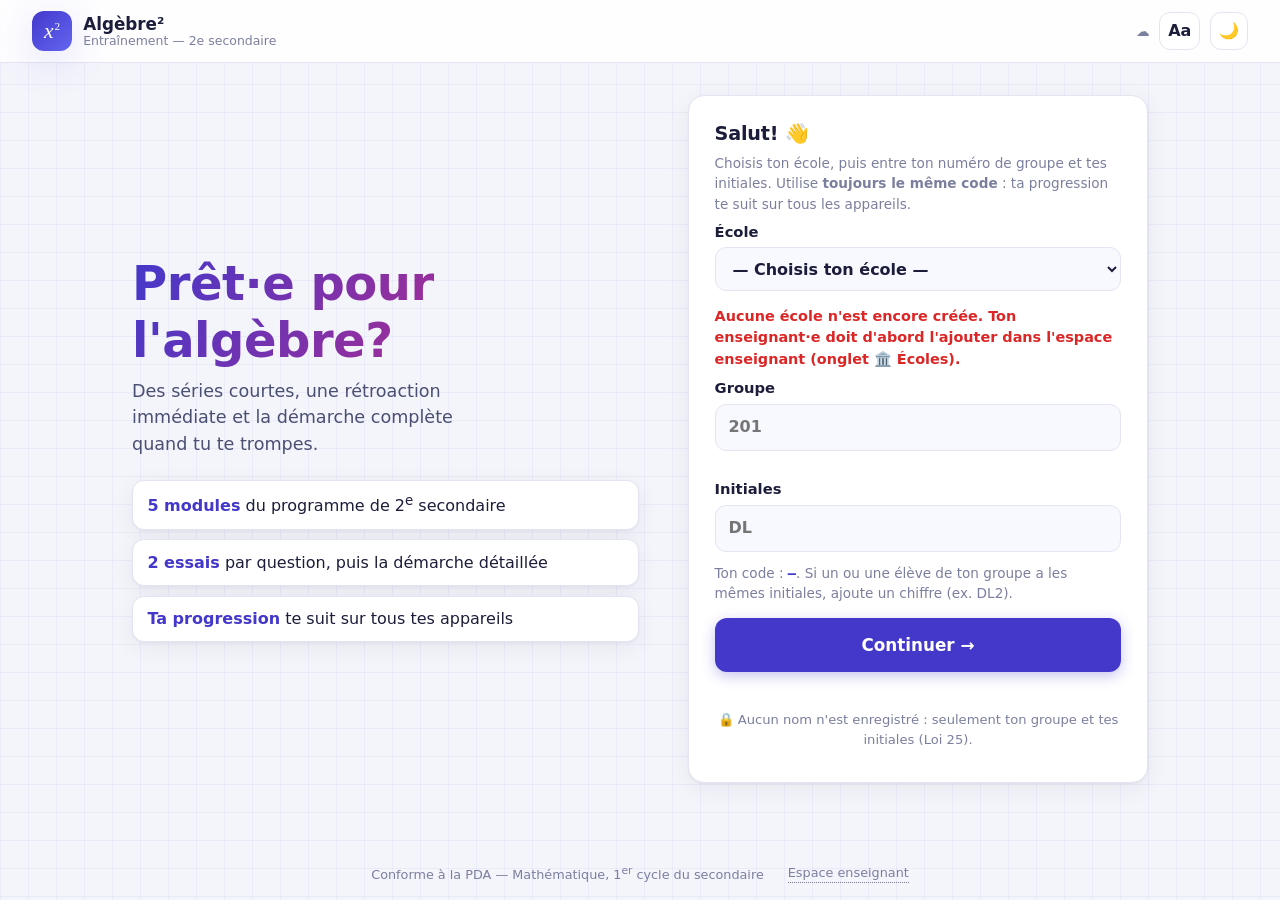
<file: index.html>
<!DOCTYPE html>
<html lang="fr-CA" data-theme="light">
<head>
  <meta charset="utf-8">
  <meta http-equiv="Content-Security-Policy" content="default-src 'self'; script-src 'self'; style-src 'self' 'unsafe-inline'; img-src 'self' data:; font-src 'self'; connect-src 'self' https://script.google.com https://script.googleusercontent.com; object-src 'none'; base-uri 'self'; form-action 'self'">
  <meta name="referrer" content="strict-origin-when-cross-origin">
  <meta name="viewport" content="width=device-width, initial-scale=1, viewport-fit=cover">
  <title>Algèbre² — Entraînement en algèbre, 2e secondaire</title>
  <meta name="description" content="Séries d'exercices d'algèbre (PFEQ, 2e secondaire) avec rétroaction immédiate et démarche détaillée.">
  <meta name="theme-color" content="#4338ca">
  <link rel="manifest" href="manifest.webmanifest">
  <link rel="icon" href="assets/icon.svg" type="image/svg+xml">
  <link rel="apple-touch-icon" href="assets/icon-192.png">
  <link rel="stylesheet" href="lib/katex/katex.min.css">
  <link rel="stylesheet" href="css/style.css?v=2026-11-24.1">
  <script defer src="lib/katex/katex.min.js"></script>
</head>
<body data-view="login">
  <a class="saut" href="#app">Aller au contenu</a>
  <header class="topbar">
    <div class="brand">
      <span class="logo" aria-hidden="true"><i>x</i><sup>2</sup></span>
      <span class="brand-text"><b id="appName">Algèbre²</b><small id="appSub">Entraînement — 2e secondaire</small></span>
    </div>
    <div class="top-right">
      <span class="entete-stats" id="enteteStats" hidden><span class="pastille" id="pastilleSerie" title="Jours consécutifs de pratique"></span><span class="pastille" id="pastilleNiveau"></span></span>
      <span id="studentBadge" class="badge" hidden></span>
      <span id="syncStatus" class="sync" role="status" aria-live="polite"></span>
      <button class="btn-icone" id="btnLecture" aria-pressed="false" title="Lecture facilitée (texte plus grand et espacé)" aria-label="Lecture facilitée">Aa</button>
      <button class="btn-icone" id="btnTheme" title="Mode clair / sombre">🌙</button>
      <nav id="studentNav" class="topnav" hidden>
        <button id="navHome" class="btn btn-ghost btn-sm">Modules</button>
        <button id="navDash" class="btn btn-ghost btn-sm">Mon tableau de bord</button>
        <button id="navLogout" class="btn btn-ghost btn-sm">Changer d'élève</button>
      </nav>
    </div>
  </header>

  <main id="app" tabindex="-1">
    <noscript><div class="card">Cette application nécessite JavaScript.</div></noscript>
  </main>

  <footer class="footer">
    <span>Conforme à la PDA — Mathématique, 1<sup>er</sup> cycle du secondaire</span>
    <a href="enseignant.html" class="teacher-link">Espace enseignant</a>
  </footer>

  <script type="module" src="js/app.js?v=2026-11-24.1"></script>
</body>
</html>
</file>
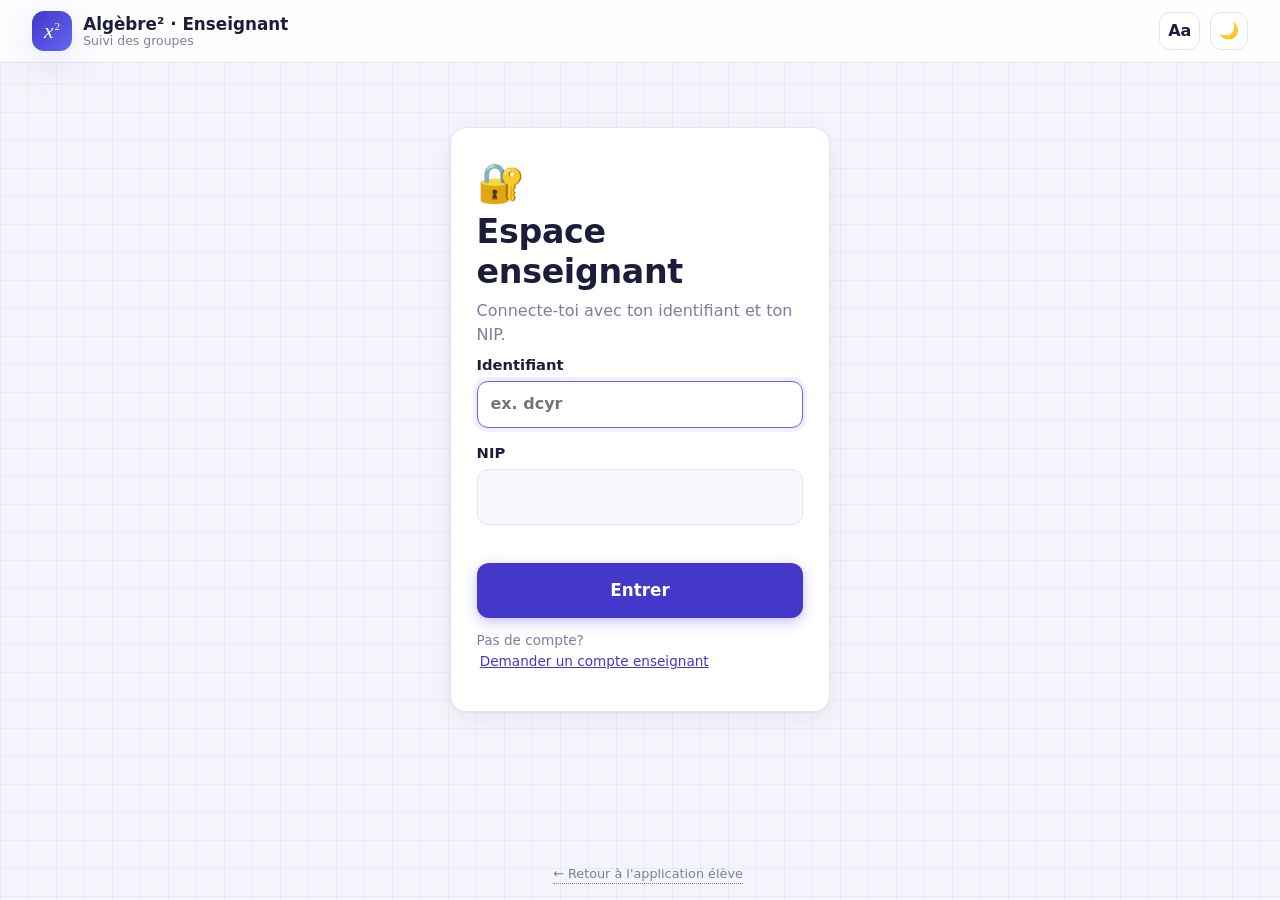
<file: enseignant.html>
<!DOCTYPE html>
<html lang="fr-CA" data-theme="light">
<head>
  <meta charset="utf-8">
  <meta http-equiv="Content-Security-Policy" content="default-src 'self'; script-src 'self'; style-src 'self' 'unsafe-inline'; img-src 'self' data:; font-src 'self'; connect-src 'self' https://script.google.com https://script.googleusercontent.com; object-src 'none'; base-uri 'self'; form-action 'self'">
  <meta name="referrer" content="strict-origin-when-cross-origin">
  <meta name="viewport" content="width=device-width, initial-scale=1">
  <title>Espace enseignant — Algèbre²</title>
  <meta name="robots" content="noindex">
  <meta name="theme-color" content="#4338ca">
  <link rel="icon" href="assets/icon.svg" type="image/svg+xml">
  <link rel="stylesheet" href="css/style.css?v=2026-11-24.1">
</head>
<body data-view="teacher">
  <a class="saut" href="#app">Aller au contenu</a>
  <header class="topbar">
    <a class="brand" href="index.html" style="color:inherit;text-decoration:none">
      <span class="logo" aria-hidden="true"><i>x</i><sup>2</sup></span>
      <span class="brand-text"><b>Algèbre² · Enseignant</b><small>Suivi des groupes</small></span>
    </a>
    <div class="top-right">
      <span class="badge" id="qui" hidden></span>
      <button class="btn btn-ghost btn-sm" id="btnDeconnexion" hidden>Se déconnecter</button>
      <button class="btn-icone" id="btnLecture" aria-pressed="false" aria-label="Lecture facilitée" title="Lecture facilitée">Aa</button>
      <button class="btn-icone" id="btnTheme" title="Mode clair / sombre">🌙</button>
    </div>
  </header>
  <main id="app" tabindex="-1"></main>
  <footer class="footer"><a href="index.html" class="teacher-link">← Retour à l'application élève</a></footer>
  <script type="module" src="js/teacher.js?v=2026-11-24.1"></script>
</body>
</html>
</file>
<file: css/style.css>
/* ==========================================================================
   Algèbre² — Feuille de style
   Palette sobre (13-14 ans : moderne, pas enfantine), fond « papier quadrillé ».
   ========================================================================== */
:root {
  --bg: #f4f5fb;
  --grid: rgba(67, 56, 202, .055);
  --surface: #ffffff;
  --surface-2: #f8f9fe;
  --ink: #1b1d3a;
  --ink-2: #4b4f72;
  --muted: #7b7f9e;
  --line: #e3e5f2;
  --primary: #4338ca;
  --primary-2: #6366f1;
  --primary-soft: #eef0ff;
  --accent: #f97316;
  --ok: #059669; --ok-soft: #e7f8f1;
  --mid: #d97706; --mid-soft: #fff6e6;
  --ko: #dc2626; --ko-soft: #fdeeee;
  --m1: #2563eb; --m2: #7c3aed; --m3: #0891b2; --m4: #db2777; --m5: #ea580c;
  --radius: 16px;
  --shadow: 0 1px 2px rgba(27, 29, 58, .06), 0 6px 24px rgba(27, 29, 58, .06);
  --shadow-lg: 0 10px 40px rgba(67, 56, 202, .16);
  --font: "Inter", "Segoe UI", system-ui, -apple-system, Roboto, "Helvetica Neue", Arial, sans-serif;
  --fig-stroke: #312e81; --fig-fill: #eef0ff;
  --taille: 16px; --espacement: normal;
  --white: #ffffff;
  color-scheme: light;
}
[data-theme="dark"] {
  --bg: #0e0f1d; --grid: rgba(128, 128, 255, .06);
  --surface: #171930; --surface-2: #21243f; --white: #1d2040;
  --ink: #eceefe; --ink-2: #c3c7e8; --muted: #a3a8cc; --line: #2c3054;
  --primary: #8080ff; --primary-2: #a5a5ff; --primary-soft: #272a5c;
  --ok: #3dd68c; --ok-soft: #133a29; --mid: #fbbf24; --mid-soft: #3a2f12; --ko: #ff6b70; --ko-soft: #46202a;
  --m1: #60a5fa; --m2: #a78bfa; --m3: #22d3ee; --m4: #f472b6; --m5: #fb923c;
  --shadow: 0 1px 2px rgba(0, 0, 0, .3), 0 10px 30px rgba(0, 0, 0, .35);
  --fig-stroke: #a5b4fc; --fig-fill: #23265a;
  color-scheme: dark;
}
[data-lecture="on"] { --taille: 19px; --espacement: .04em; }
[data-lecture="on"] body { line-height: 1.75; word-spacing: .12em; }
html { font-size: var(--taille); }
body { letter-spacing: var(--espacement); }
* { box-sizing: border-box; }
[hidden] { display: none !important; }
html { -webkit-text-size-adjust: 100%; }
body {
  margin: 0; font-family: var(--font); color: var(--ink); background: var(--bg);
  background-image: linear-gradient(var(--grid) 1px, transparent 1px), linear-gradient(90deg, var(--grid) 1px, transparent 1px);
  background-size: 28px 28px; min-height: 100vh; display: flex; flex-direction: column; line-height: 1.5;
}
h1, h2, h3 { line-height: 1.2; margin: 0 0 .5rem; letter-spacing: -.01em; }
h1 { font-size: clamp(1.5rem, 2.6vw, 2.1rem); }
h2 { font-size: 1.2rem; }
h3 { font-size: 1.02rem; }
p { margin: .4rem 0; }
code { background: var(--primary-soft); padding: .05rem .35rem; border-radius: 6px; }
.muted { color: var(--muted); }
.small { font-size: .85rem; }
.eyebrow { text-transform: uppercase; letter-spacing: .08em; font-size: .75rem; font-weight: 700; color: var(--mc, var(--primary)); margin: 0 0 .25rem; }
button { font: inherit; }

/* ---------- En-tête ---------- */
.topbar {
  position: sticky; top: 0; z-index: 20; display: flex; align-items: center; justify-content: space-between; gap: 1rem;
  padding: .7rem clamp(1rem, 3vw, 2rem); background: color-mix(in srgb, var(--surface) 88%, transparent); backdrop-filter: blur(10px); border-bottom: 1px solid var(--line);
}
.brand { display: flex; align-items: center; gap: .7rem; }
.logo {
  width: 40px; height: 40px; border-radius: 12px; background: linear-gradient(135deg, var(--primary), var(--primary-2)); color: #fff;
  display: flex; align-items: center; justify-content: center; font-family: Georgia, "Times New Roman", serif; font-size: 1.35rem; box-shadow: var(--shadow-lg);
}
.logo sup { font-size: .7rem; margin-left: 1px; font-style: normal; align-self: flex-start; margin-top: 7px; }
.brand-text { display: flex; flex-direction: column; line-height: 1.1; }
.brand-text b { font-size: 1.05rem; }
.brand-text small { color: var(--muted); font-size: .78rem; }
.top-right { display: flex; align-items: center; gap: .6rem; flex-wrap: wrap; justify-content: flex-end; }
.badge { display: inline-flex; align-items: center; gap: .45rem; background: var(--primary-soft); color: var(--primary); font-weight: 600; padding: .3rem .75rem; border-radius: 999px; font-size: .88rem; }
.badge .dot { width: 8px; height: 8px; border-radius: 50%; background: var(--ok); }
.topnav { display: flex; gap: .25rem; }

main { flex: 1; width: 100%; max-width: 1080px; margin: 0 auto; padding: clamp(1rem, 3vw, 2rem); outline: none; }
.footer { display: flex; flex-wrap: wrap; gap: .5rem; align-items: center; justify-content: center; padding: 1rem; font-size: .8rem; color: var(--muted); }
.teacher-link { color: var(--muted); margin-left: 1rem; text-decoration: none; border-bottom: 1px dotted var(--muted); }
.teacher-link:hover { color: var(--primary); }
.sync { font-size: .85rem; color: var(--muted); white-space: nowrap; }
.btn-icone { display: inline-grid; place-items: center; min-width: 38px; height: 38px; padding: 0 .5rem; border-radius: 11px; border: 1px solid var(--line); background: var(--surface); font-weight: 700; cursor: pointer; color: var(--ink); }
.btn-icone:hover { background: var(--surface-2); }
.btn-icone[aria-pressed="true"] { background: var(--primary); color: #fff; border-color: var(--primary); }
.saut { position: absolute; left: -999px; top: 0; background: var(--primary); color: #fff; padding: .5em 1em; z-index: 99; }
.saut:focus { left: 1rem; }
.aide { font-size: .85rem; color: var(--muted); margin: -.2rem 0 .9rem; }
.aide b { color: var(--primary); font-family: ui-monospace, Menlo, Consolas, monospace; }
.nip-titre { background: var(--primary-soft); border-radius: 12px; padding: .7rem .9rem; }
.nip-input { letter-spacing: .5em; font-size: 1.4rem !important; text-align: center; }
.actions.spread { justify-content: space-between; }
.anciens-codes { margin-top: 1rem; border-top: 1px dashed var(--line); padding-top: .8rem; }
.puce-code { display: inline-flex; margin: .2rem .3rem .2rem 0; border: 1px solid var(--line); border-radius: 999px; overflow: hidden; background: var(--surface-2); }
.puce-code button { border: 0; background: none; padding: .35rem .7rem; cursor: pointer; font-weight: 600; color: var(--ink); }
.puce-code .retirer { color: var(--muted); padding: .35rem .55rem; border-left: 1px solid var(--line); }
.badge { font-family: ui-monospace, Menlo, Consolas, monospace; }

/* ---------- Composants ---------- */
.card { background: var(--surface); border: 1px solid var(--line); border-radius: var(--radius); box-shadow: var(--shadow); padding: clamp(1rem, 2.5vw, 1.6rem); margin-bottom: 1.2rem; }
.btn {
  display: inline-flex; align-items: center; justify-content: center; gap: .4rem; border: 1px solid transparent; border-radius: 12px;
  padding: .65rem 1.15rem; font-weight: 650; cursor: pointer; transition: transform .08s, background .15s, box-shadow .15s; color: var(--ink); background: var(--surface);
  min-height: 44px; /* cible tactile confortable (iPad) */
}
.btn:active { transform: translateY(1px); }
.btn:focus-visible, .choice:focus-visible, .k:focus-visible, .module-card:focus-visible, .chip input:focus-visible + span { outline: 3px solid var(--primary-2); outline-offset: 2px; }
.btn-primary { background: var(--primary); color: #fff; box-shadow: 0 4px 14px rgba(67, 56, 202, .3); }
.btn-primary:hover { background: #3730a3; }
.btn-accent { background: var(--accent); color: #fff; }
.btn-ghost { background: transparent; border-color: var(--line); }
.btn-ghost:hover { background: var(--surface); border-color: #cfd2e6; }
.btn-lg { padding: .85rem 1.4rem; font-size: 1.05rem; width: 100%; }
.btn-sm { padding: .3rem .7rem; min-height: 34px; font-size: .85rem; border-radius: 9px; }
.btn[disabled] { opacity: .6; cursor: wait; }
.danger { color: var(--ko); }
.link { background: none; border: 0; color: var(--primary); cursor: pointer; padding: 0 .2rem; text-decoration: underline; font-size: .85rem; }
.back { margin-bottom: 1rem; }
.pill { display: inline-block; background: var(--mc, var(--primary)); color: #fff; font-size: .75rem; font-weight: 700; padding: .12rem .55rem; border-radius: 999px; }
.tag { display: inline-block; padding: .3rem .7rem; border-radius: 999px; background: var(--surface-2); border: 1px solid var(--line); font-size: .88rem; font-weight: 600; }
.tag.ok { background: var(--ok-soft); color: var(--ok); border-color: transparent; }
.tag.mid { background: var(--mid-soft); color: var(--mid); border-color: transparent; }
.tag.ko { background: var(--ko-soft); color: var(--ko); border-color: transparent; }

.field { display: flex; flex-direction: column; gap: .3rem; margin-bottom: .9rem; font-weight: 600; font-size: .92rem; flex: 1; }
.field em { font-weight: 400; color: var(--muted); }
.field small { font-weight: 400; color: var(--muted); font-size: .8rem; line-height: 1.35; }
.field-row { display: flex; gap: .8rem; flex-wrap: wrap; }
input, select { font: inherit; color: var(--ink); }
.field input, .field select, .filters input, .filters select, .form-inline input, .form-inline select {
  border: 1.5px solid var(--line); border-radius: 11px; padding: .65rem .8rem; font-size: 1rem; background: var(--surface-2); min-height: 44px;
}
.field input:focus, .field select:focus, .filters select:focus, .form-inline input:focus { border-color: var(--primary-2); outline: none; background: var(--surface); box-shadow: 0 0 0 4px var(--primary-soft); }
.form-error { color: var(--ko); font-weight: 600; min-height: 1.2em; font-size: .9rem; }
.privacy { font-size: .82rem; color: var(--muted); text-align: center; margin-top: .9rem; }
.mode-local { font-size: .82rem; background: var(--mid-soft); color: var(--mid); padding: .5rem .7rem; border-radius: 10px; }

/* ---------- Connexion ---------- */
.login-wrap { display: grid; grid-template-columns: 1.1fr 1fr; gap: clamp(1rem, 4vw, 3rem); align-items: center; min-height: 70vh; }
.login-hero h1 { font-size: clamp(1.9rem, 4.2vw, 3rem); background: linear-gradient(120deg, var(--primary), var(--m4)); -webkit-background-clip: text; background-clip: text; color: transparent; }
.login-hero p { font-size: 1.1rem; color: var(--ink-2); max-width: 32ch; }
.hero-list { list-style: none; padding: 0; margin: 1.4rem 0 0; display: grid; gap: .6rem; }
.hero-list li { background: var(--surface); border: 1px solid var(--line); border-radius: 12px; padding: .65rem .9rem; box-shadow: var(--shadow); }
.hero-list b { color: var(--primary); }
.login-card { max-width: 460px; width: 100%; justify-self: end; }
.login-card.narrow { margin: 2rem auto; justify-self: center; max-width: 380px; }

/* ---------- Accueil ---------- */
.home-head { display: flex; justify-content: space-between; align-items: flex-end; gap: 1rem; flex-wrap: wrap; margin-bottom: 1.2rem; }
.home-kpis, .kpis { display: flex; gap: .6rem; flex-wrap: wrap; }
.kpis { margin-bottom: 1.2rem; }
.kpi { background: var(--surface); border: 1px solid var(--line); border-radius: 14px; padding: .55rem .9rem; display: flex; flex-direction: column; min-width: 96px; box-shadow: var(--shadow); }
.kpi b { font-size: 1.25rem; }
.kpi span { font-size: .78rem; color: var(--muted); }
.kpi.big { flex: 1; min-width: 140px; padding: .9rem 1rem; }
.kpi.big b { font-size: 1.6rem; color: var(--primary); }
.modules { display: grid; grid-template-columns: repeat(auto-fill, minmax(300px, 1fr)); gap: 1rem; }
.module-card {
  display: grid; grid-template-columns: auto 1fr auto; align-items: center; gap: 1rem; text-align: left; cursor: pointer;
  background: var(--surface); border: 1px solid var(--line); border-radius: var(--radius); padding: 1.1rem 1.2rem; box-shadow: var(--shadow);
  transition: transform .15s, box-shadow .15s, border-color .15s; position: relative; overflow: hidden; color: var(--ink);
}
.module-card::before { content: ""; position: absolute; inset: 0 auto 0 0; width: 5px; background: var(--mc); }
.module-card:hover { transform: translateY(-3px); box-shadow: var(--shadow-lg); border-color: var(--mc); }
.module-num { width: 46px; height: 46px; border-radius: 13px; display: grid; place-items: center; font-weight: 800; font-size: 1.25rem; color: #fff; background: var(--mc, var(--primary)); }
.module-num.sm { width: 28px; height: 28px; font-size: .9rem; border-radius: 8px; display: inline-grid; margin-right: .5rem; vertical-align: middle; }
.module-body { display: flex; flex-direction: column; }
.module-body small { color: var(--muted); }
.module-stat { font-weight: 700; font-size: .9rem; color: var(--ink-2); display: flex; align-items: center; gap: .4rem; }
.module-stat em { font-style: normal; font-size: .75rem; background: var(--primary-soft); color: var(--primary); padding: .15rem .5rem; border-radius: 999px; }
.mini-bar { display: inline-block; width: 52px; height: 7px; border-radius: 9px; background: var(--line); overflow: hidden; }
.mini-bar span { display: block; height: 100%; background: var(--mc, var(--primary)); border-radius: 9px; }
.module-card.mixte { --mc: var(--accent); background: linear-gradient(120deg, var(--surface), color-mix(in srgb, var(--accent) 10%, var(--surface))); }
.module-card.mixte .module-num { background: linear-gradient(135deg, var(--accent), var(--m4)); }

/* ---------- Configuration ---------- */
.setup-card { max-width: 760px; margin: 0 auto; border-top: 5px solid var(--mc); }
.chips { border: 0; padding: 0; margin: 1.1rem 0; display: flex; flex-wrap: wrap; gap: .5rem; }
.chips legend { font-weight: 700; margin-bottom: .5rem; padding: 0; width: 100%; }
.chip { position: relative; cursor: pointer; }
.chip input { position: absolute; opacity: 0; pointer-events: none; }
.chip span { display: inline-flex; align-items: center; gap: .4rem; padding: .55rem .95rem; border: 1.5px solid var(--line); border-radius: 999px; background: var(--surface-2); font-weight: 600; font-size: .92rem; transition: all .12s; min-height: 42px; }
.chip input:checked + span { background: var(--primary-soft); border-color: var(--primary); color: var(--primary); }
.chip em { font-style: normal; font-size: .72rem; padding: .05rem .4rem; border-radius: 999px; background: var(--line); color: var(--ink-2); }
.chip em.good { background: var(--ok-soft); color: var(--ok); }
.chip em.weak { background: var(--ko-soft); color: var(--ko); }

/* ---------- Série ---------- */
.drill { max-width: 820px; margin: 0 auto; }
.drill-top { display: flex; align-items: center; gap: .8rem; margin-bottom: .6rem; flex-wrap: wrap; }
.drill-title { flex: 1; font-weight: 650; color: var(--ink-2); font-size: .95rem; display: flex; align-items: center; gap: .5rem; flex-wrap: wrap; }
.diff { color: var(--mc); letter-spacing: 1px; font-size: .75rem; }
.drill-count { font-size: .95rem; color: var(--muted); }
.drill-count b { color: var(--ink); font-size: 1.15rem; }
.streak { font-weight: 800; padding: .3rem .7rem; border-radius: 999px; background: var(--surface); border: 1px solid var(--line); transition: all .2s; }
.streak.hot { background: color-mix(in srgb, var(--accent) 15%, var(--surface)); color: var(--accent); border-color: color-mix(in srgb, var(--accent) 40%, transparent); transform: scale(1.05); }
.progress { height: 8px; border-radius: 9px; background: var(--line); overflow: hidden; margin-bottom: 1.1rem; }
.progress span { display: block; height: 100%; background: linear-gradient(90deg, var(--mc), var(--primary-2)); border-radius: 9px; transition: width .4s ease; }
.qcard { border-top: 5px solid var(--mc); animation: rise .25s ease; }
@keyframes rise { from { opacity: 0; transform: translateY(8px); } to { opacity: 1; transform: none; } }
.qprompt { font-size: 1.12rem; font-weight: 600; margin-bottom: .6rem; }
.qprompt .enonce { display: block; margin-top: .4rem; font-weight: 500; font-size: 1.15rem; color: var(--primary); background: var(--primary-soft); padding: .6rem .9rem; border-radius: 12px; }
.qtex { font-size: 1.45rem; text-align: center; padding: .9rem .5rem 1rem; overflow-x: auto; overflow-y: hidden; }
.qtex .katex-display { margin: 0; }
.qfig { display: flex; justify-content: center; margin: .3rem 0 1rem; }
.figure { width: 100%; max-width: 420px; height: auto; }
.fig-shape { fill: var(--fig-fill); stroke: var(--fig-stroke); stroke-width: 2.5; stroke-linejoin: round; }
.fig-label { font-size: 15px; font-weight: 700; fill: var(--ink); font-family: var(--font); }
.fig-caption { font-size: 13px; fill: var(--ink-2); font-family: var(--font); font-weight: 600; }
.fig-strong { font-size: 15px; fill: var(--primary); font-weight: 800; }
.fig-dash { stroke: var(--accent); stroke-width: 2; stroke-dasharray: 6 5; }
.fig-thin { fill: none; stroke: var(--fig-stroke); stroke-width: 1.5; }
.fig-tick { stroke: var(--fig-stroke); stroke-width: 2; }

.input-row { display: flex; gap: .6rem; align-items: stretch; }
.input-prefix { display: grid; place-items: center; font-size: 1.25rem; padding: 0 .3rem; }
.answer-input {
  flex: 1; min-width: 0; font-size: 1.35rem; padding: .7rem .9rem; border: 2px solid var(--line); border-radius: 13px; background: var(--surface-2);
  font-family: "Cambria Math", Cambria, Georgia, serif; letter-spacing: .02em;
}
.answer-input:focus { outline: none; border-color: var(--primary-2); background: var(--white); box-shadow: 0 0 0 4px var(--primary-soft); }
.answer-input.ok { border-color: var(--ok); background: var(--ok-soft); }
.answer-input.ko { border-color: var(--ko); background: var(--ko-soft); }
.preview { min-height: 2rem; padding: .35rem .2rem; font-size: 1.1rem; }
.preview .muted { font-size: .85rem; margin-right: .3rem; }
.shake { animation: shake .35s; }
@keyframes shake { 20%, 60% { transform: translateX(-6px); } 40%, 80% { transform: translateX(6px); } }

.mathkb { display: flex; flex-direction: column; gap: .4rem; background: var(--surface-2); border: 1px solid var(--line); border-radius: 14px; padding: .5rem; margin-top: .3rem; transition: opacity .2s; }
.mathkb.dim { opacity: .35; pointer-events: none; }
.krow { display: flex; flex-wrap: wrap; gap: .35rem; }
.krow .k { flex: 1 0 40px; }
.kgrid { display: grid; grid-template-columns: repeat(5, 1fr); gap: .35rem; }
.mathkb-number .kgrid, .mathkb-int .kgrid { grid-template-columns: repeat(4, 1fr); max-width: 420px; }
.kgrid .k { min-height: 46px; }
.k-vide { visibility: hidden; pointer-events: none; }
.k { min-height: 44px; border: 1px solid var(--line); background: var(--white); border-radius: 10px; font-size: 1.1rem; font-weight: 600; cursor: pointer; color: var(--ink); touch-action: manipulation; }
.k:hover { border-color: var(--primary-2); }
.k:active { background: var(--primary-soft); }
.k-var { font-family: Georgia, serif; font-style: italic; font-size: 1.25rem; color: var(--primary); background: var(--primary-soft); }
.k-op { color: var(--ink-2); }
.k-del { background: var(--ko-soft); color: var(--ko); }
.k-nav { color: var(--muted); }
.kb-toggle { margin-top: .4rem; }

.choices { display: grid; grid-template-columns: repeat(auto-fit, minmax(180px, 1fr)); gap: .6rem; margin: .4rem 0 .6rem; }
.choice {
  display: flex; align-items: center; gap: .7rem; text-align: left; padding: .85rem 1rem; border: 2px solid var(--line); border-radius: 13px;
  background: var(--white); cursor: pointer; font-size: 1.1rem; font-weight: 600; min-height: 56px; color: var(--ink); transition: all .12s;
}
.choice:hover:not([disabled]) { border-color: var(--primary-2); transform: translateY(-1px); }
.choice-key { width: 28px; height: 28px; flex: none; border-radius: 8px; background: var(--primary-soft); color: var(--primary); display: grid; place-items: center; font-size: .85rem; font-weight: 800; }
.choices.multi .choice-key { border: 2px solid var(--line); background: var(--white); }
.choice.selected { border-color: var(--primary); background: var(--primary-soft); }
.choices.multi .choice.selected .choice-key { background: var(--primary); border-color: var(--primary); }
.choices.multi .choice.selected .choice-key::after { content: "✓"; color: #fff; }
.choice.correct { border-color: var(--ok); background: var(--ok-soft); }
.choice.wrong { border-color: var(--ko); background: var(--ko-soft); opacity: .8; }
.choice[disabled] { cursor: default; }
.actions { display: flex; justify-content: flex-end; gap: .6rem; margin-top: .8rem; }

.feedback:empty { display: none; }
.feedback { margin-top: 1rem; border-radius: 14px; padding: .9rem 1.1rem; animation: rise .2s ease; }
.fb-title { font-weight: 800; font-size: 1.1rem; margin: 0 0 .3rem; }
.fb-ok { background: var(--ok-soft); border: 1px solid color-mix(in srgb, var(--ok) 35%, transparent); }
.fb-ok .fb-title { color: var(--ok); }
.fb-retry { background: var(--mid-soft); border: 1px solid color-mix(in srgb, var(--mid) 35%, transparent); }
.fb-retry .fb-title { color: #b45309; }
.fb-ko { background: var(--surface); border: 2px solid color-mix(in srgb, var(--ko) 40%, transparent); }
.fb-ko .fb-title { color: var(--ko); }
.fb-invalid { background: var(--surface-2); border: 1px dashed #cfd2e6; color: var(--ink-2); }
.fb-note { font-size: .9rem; color: var(--ink-2); background: color-mix(in srgb, var(--surface) 70%, transparent); padding: .35rem .6rem; border-radius: 8px; }
.steps-box { margin-top: .6rem; }
.steps-box summary { cursor: pointer; font-weight: 700; color: var(--primary); }
.steps-head { font-weight: 700; color: var(--ink-2); margin: .4rem 0; }
.steps { list-style: none; counter-reset: st; padding: 0; margin: .5rem 0 0; display: grid; gap: .5rem; }
.steps li { counter-increment: st; background: var(--surface-2); border: 1px solid var(--line); border-radius: 12px; padding: .55rem .8rem .55rem 2.6rem; position: relative; }
.steps li::before { content: counter(st); position: absolute; left: .7rem; top: .6rem; width: 1.4rem; height: 1.4rem; border-radius: 50%; background: var(--primary); color: #fff; font-size: .78rem; font-weight: 800; display: grid; place-items: center; }
.steps li.final { background: var(--primary-soft); border-color: color-mix(in srgb, var(--primary) 35%, transparent); }
.step-label { font-weight: 650; font-size: .92rem; color: var(--ink-2); }
.step-tex { font-size: 1.12rem; overflow-x: auto; overflow-y: hidden; padding: .1rem 0; }
.step-tex .katex-display { margin: .25rem 0; text-align: left; }
.step-tex .katex-display > .katex { text-align: left; }
.step-note { font-size: .84rem; color: var(--muted); }

/* ---------- Bilan ---------- */
.summary { max-width: 860px; margin: 0 auto; }
.summary-card { display: flex; gap: 1.5rem; align-items: center; flex-wrap: wrap; }
.score-ring { --p: 0; width: 130px; height: 130px; border-radius: 50%; display: grid; place-items: center; flex: none;
  background: conic-gradient(var(--primary) calc(var(--p) * 1%), var(--line) 0); }
.score-ring span { width: 100px; height: 100px; border-radius: 50%; background: var(--white); display: flex; align-items: center; justify-content: center; gap: 2px; font-size: 2rem; font-weight: 800; color: var(--primary); }
.score-ring small { font-size: .9rem; }
.summary-stats { display: flex; flex-wrap: wrap; gap: .5rem; margin-top: .6rem; }
.summary-actions { display: flex; gap: .6rem; flex-wrap: wrap; margin-bottom: 1.2rem; }
.review { list-style: none; padding: 0; margin: 0; display: grid; gap: .4rem; }
.review li { display: grid; grid-template-columns: 32px 1fr auto; gap: .8rem; align-items: center; padding: .55rem .7rem; border-radius: 11px; background: var(--surface-2); }
.review li.ko { background: var(--ko-soft); }
.rv-icon { font-weight: 800; text-align: center; }
.review li.ok .rv-icon { color: var(--ok); }
.review li.ko .rv-icon { color: var(--ko); }
.rv-q { display: flex; flex-direction: column; overflow-x: auto; }
.rv-text { display: block; }
.rv-q small { color: var(--muted); }
.rv-a { font-weight: 600; }

/* ---------- Tableaux de bord ---------- */
.dash-grid, .t-grid { display: grid; grid-template-columns: repeat(auto-fit, minmax(320px, 1fr)); gap: 1rem; }
.dash-mod { border-top: 4px solid var(--mc); margin: 0; }
.tbl-wrap { overflow-x: auto; }
.tbl-wrap.tall { max-height: 420px; overflow-y: auto; }
.tbl { width: 100%; border-collapse: collapse; font-size: .9rem; }
.tbl th { text-align: left; font-size: .75rem; text-transform: uppercase; letter-spacing: .04em; color: var(--muted); padding: .5rem .5rem; border-bottom: 1px solid var(--line); background: var(--surface); position: sticky; top: 0; }
.tbl td { padding: .5rem .5rem; border-bottom: 1px solid var(--line); vertical-align: top; }
.tbl.small td { font-size: .8rem; }
.tbl tr.untried td { color: var(--muted); }
.tbl tr.clickable { cursor: pointer; }
.tbl tr.clickable:hover td { background: var(--primary-soft); }
.rate { display: inline-block; font-weight: 700; padding: .05rem .5rem; border-radius: 999px; background: var(--surface-2); }
.rate.good { background: var(--ok-soft); color: var(--ok); }
.rate.mid { background: var(--mid-soft); color: var(--mid); }
.rate.weak { background: var(--ko-soft); color: var(--ko); }
.weak-tag { display: inline-block; font-style: normal; font-size: .72rem; background: var(--ko-soft); color: var(--ko); padding: .08rem .45rem; border-radius: 999px; margin: 1px 0; }
.history { list-style: none; padding: 0; margin: .6rem 0 0; display: grid; gap: .25rem; max-height: 280px; overflow-y: auto; }
.history li { display: grid; grid-template-columns: 24px 1fr auto; gap: .5rem; font-size: .9rem; padding: .25rem .4rem; border-radius: 8px; }
.history li.ok span:first-child { color: var(--ok); font-weight: 800; }
.history li.ko span:first-child { color: var(--ko); font-weight: 800; }

/* Enseignant */
.teacher-head { display: flex; justify-content: space-between; align-items: flex-end; flex-wrap: wrap; gap: 1rem; margin-bottom: 1rem; }
.teacher-actions { display: flex; gap: .5rem; }
.tabs { display: flex; gap: .3rem; border-bottom: 2px solid var(--line); margin-bottom: 1.2rem; }
.tabs button { background: none; border: 0; padding: .7rem 1rem; font-weight: 700; color: var(--muted); cursor: pointer; border-bottom: 3px solid transparent; margin-bottom: -2px; }
.tabs button.active { color: var(--primary); border-color: var(--primary); }
.filters { display: flex; flex-wrap: wrap; gap: .8rem; align-items: flex-end; }
.filters label { display: flex; flex-direction: column; font-size: .8rem; font-weight: 700; color: var(--ink-2); gap: .25rem; }
.card-head { display: flex; justify-content: space-between; align-items: center; flex-wrap: wrap; gap: .6rem; margin-bottom: .6rem; }
.heatmap td.heat { text-align: center; font-weight: 700; color: #fff; background: hsl(calc(var(--r) * 1.2) 62% 42%); border: 2px solid var(--surface); border-radius: 8px; }
.heatmap td.none { color: var(--muted); background: var(--surface-2); text-align: center; }
.hard { list-style: none; padding: 0; margin: 0; display: grid; gap: .5rem; }
.hard li { display: grid; grid-template-columns: 1fr 60px 48px; gap: .6rem; align-items: center; font-size: .9rem; }
.hard .mini-bar span { background: var(--ko); }
.form-inline { display: flex; flex-wrap: wrap; gap: .8rem; align-items: flex-end; }
.form-inline h2 { width: 100%; }
.form-inline label { display: flex; flex-direction: column; font-size: .82rem; font-weight: 700; gap: .25rem; }
.form-inline p { width: 100%; }
.code { font-size: 1rem; font-weight: 800; letter-spacing: .12em; }
.actions-cell { display: flex; flex-wrap: wrap; gap: .3rem; }
.loading { text-align: center; color: var(--muted); }

/* Notifications */
#toasts { position: fixed; bottom: 1rem; left: 50%; transform: translateX(-50%); display: grid; gap: .5rem; z-index: 100; width: min(92vw, 460px); }
.toast { background: #1b1d3a; color: #fff; padding: .75rem 1rem; border-radius: 12px; box-shadow: var(--shadow-lg); font-weight: 600; transition: opacity .4s, transform .4s; }
.toast-ok { background: var(--ok); }
.toast-err { background: var(--ko); }
.toast-warn { background: #b45309; }
.toast.out { opacity: 0; transform: translateY(10px); }

/* KaTeX : couleurs dans les démarches */
.katex { font-size: 1.08em; }

/* ---------- Responsive ---------- */
@media (max-width: 820px) {
  .login-wrap { grid-template-columns: 1fr; min-height: auto; }
  .login-card { justify-self: stretch; max-width: none; }
  .login-hero p { max-width: none; }
  .brand-text small { display: none; }
  .topnav .btn { padding: .3rem .5rem; }
}
@media (max-width: 560px) {
  .input-row { flex-wrap: wrap; }
  .input-row .btn { width: 100%; }
  .qtex { font-size: 1.2rem; }
  .drill-title { order: 3; width: 100%; flex: none; }
  .review li { grid-template-columns: 26px 1fr; }
  .rv-a { grid-column: 2; }
  #navDash { display: none; }
}
@media (prefers-reduced-motion: reduce) { * { animation: none !important; transition: none !important; } }
@media print { .topbar, .footer, .mathkb, .actions { display: none; } body { background: var(--white); } }

/* Espace enseignant : confirmations en deux clics, champs en ligne */
.btn.arme { background: var(--ko); color: #fff; border-color: var(--ko); }
.inline-input { border: 1px solid transparent; background: transparent; border-radius: 8px; padding: .3rem .4rem; font: inherit; color: var(--ink); width: 100%; min-width: 180px; }
.inline-input:hover, .inline-input:focus { border-color: var(--line); background: var(--surface-2); outline: none; }
.switch { display: inline-flex; align-items: center; gap: .35rem; cursor: pointer; font-size: .85rem; }
.mini-form { display: flex; gap: .3rem; }
.mini-form input { width: 90px; border: 1px solid var(--line); border-radius: 8px; padding: .3rem .5rem; background: var(--surface-2); color: var(--ink); }
.tbl th { background: var(--surface); }

/* ---------- Récompenses : XP, niveaux, badges, confettis ---------- */
.entete-stats { display: flex; gap: .35rem; }
.pastille { display: inline-flex; align-items: center; gap: .3em; padding: .25em .7em; border-radius: 999px; background: var(--surface); border: 1px solid var(--line); font-size: .85rem; white-space: nowrap; }
.niveau-carte { display: flex; gap: 1rem; align-items: center; padding: 1rem 1.2rem; }
.niveau-badge { width: 58px; height: 58px; flex: none; border-radius: 16px; display: grid; place-items: center; background: linear-gradient(135deg, #f59e0b, var(--accent)); color: #fff; font-size: .9rem; line-height: 1; text-align: center; }
.niveau-badge b { display: block; font-size: 1.4rem; }
.niveau-info { flex: 1; display: flex; flex-direction: column; gap: .3rem; }
.niveau-ligne { display: flex; justify-content: space-between; gap: .5rem; flex-wrap: wrap; }
.jauge-xp { display: block; height: 10px; border-radius: 9px; background: var(--line); overflow: hidden; }
.jauge-xp span { display: block; height: 100%; border-radius: 9px; background: linear-gradient(90deg, #f59e0b, var(--accent)); transition: width .6s ease; }
.niveau-mini { display: grid; gap: .3rem; margin-top: .7rem; max-width: 360px; }
.titre-section { margin: 1.6rem 0 .7rem; }
.badges { display: grid; grid-template-columns: repeat(auto-fill, minmax(140px, 1fr)); gap: .6rem; }
.badge-carte { display: flex; flex-direction: column; align-items: center; text-align: center; gap: .15rem; padding: .8rem .5rem; border-radius: 12px; background: var(--surface); border: 1px dashed var(--line); opacity: .6; }
.badge-carte span { font-size: 1.6rem; filter: grayscale(1); }
.badge-carte b { font-size: .85rem; }
.badge-carte small { font-size: .72rem; color: var(--muted); line-height: 1.3; }
.badge-carte.obtenu { opacity: 1; border-style: solid; border-color: color-mix(in srgb, #f59e0b 50%, var(--line)); background: color-mix(in srgb, #f59e0b 8%, var(--surface)); }
.badge-carte.obtenu span { filter: none; }
.badge-carte.nouveau { animation: pop .6s ease; }
@keyframes pop { 0% { transform: scale(.6); opacity: 0; } 70% { transform: scale(1.08); } 100% { transform: scale(1); } }
.xp-gain { font-size: .78rem; background: color-mix(in srgb, #f59e0b 18%, var(--surface)); color: #b45309; padding: .1em .6em; border-radius: 99px; margin-left: .3rem; vertical-align: middle; }
[data-theme="dark"] .xp-gain { color: #fbbf24; }
.tag.xp { background: color-mix(in srgb, #f59e0b 15%, var(--surface)); color: #b45309; border-color: transparent; }
[data-theme="dark"] .tag.xp { color: #fbbf24; }
.note-interrompue { font-size: .85rem; background: var(--mid-soft); color: var(--mid); padding: .5rem .7rem; border-radius: 10px; margin-top: .6rem; }
.toast-trophee { background: linear-gradient(120deg, #b45309, #f97316); }
.toast-icone { font-size: 1.3rem; vertical-align: middle; margin-right: .3rem; }
.confettis { position: fixed; left: 50%; top: 45%; width: 0; height: 0; pointer-events: none; z-index: 99; }
.confettis i { position: absolute; width: 9px; height: 14px; border-radius: 2px; animation: confetti 1.4s cubic-bezier(.2, .7, .4, 1) forwards; }
@keyframes confetti { to { transform: translate(var(--x), var(--y)) rotate(var(--r)); opacity: 0; } }
@media (max-width: 820px) { .entete-stats { display: none; } }

/* Bandeau de mise à jour */
.bandeau-maj { position: sticky; top: 0; z-index: 50; display: flex; align-items: center; justify-content: center; gap: .8rem; flex-wrap: wrap;
  padding: .6rem 1rem; background: linear-gradient(90deg, var(--primary), #7c3aed); color: #fff; font-weight: 600; font-size: .95rem; }
.bandeau-maj .btn { background: #fff; color: #3730a3; min-height: 34px; }
.muted-inv { opacity: .85; font-weight: 400; }
.compteur { display: inline-grid; place-items: center; min-width: 1.4em; height: 1.4em; padding: 0 .35em; border-radius: 999px; background: var(--accent); color: #fff; font-size: .75rem; margin-left: .25rem; }
.demandes { border-top: 4px solid var(--accent); }

/* ---------- Cellulaire : en-tête compact et non collant (ne cache plus la question) ---------- */
@media (max-width: 640px) {
  .topbar { position: static; padding: .45rem .7rem; gap: .35rem; }
  .logo { width: 32px; height: 32px; font-size: 1.05rem; border-radius: 10px; }
  .brand-text b { font-size: .95rem; }
  .top-right { gap: .3rem; }
  .badge { font-size: .74rem; padding: .2rem .55rem; }
  .btn-icone { min-width: 34px; height: 34px; }
  .topnav .btn { min-height: 32px; font-size: .78rem; padding: .2rem .5rem; }
  main { padding: .7rem; }
  .card { padding: .9rem; border-radius: 14px; }
  .qprompt { font-size: 1.02rem; }
  .qtex { font-size: 1.15rem; padding: .5rem .2rem .7rem; }
  .answer-input { font-size: 1.2rem; padding: .55rem .7rem; }
  .k { font-size: 1.05rem; }
  .kgrid .k { min-height: 48px; }
  .footer { font-size: .72rem; padding: .7rem; }
  .drill-top { gap: .5rem; }
}

/* Rétroaction constructive */
.intention { font-size: .88rem; color: var(--ink-2); margin: -.6rem 0 .9rem; }
.fb-diag { background: color-mix(in srgb, var(--surface) 75%, transparent); border-left: 4px solid var(--primary-2); padding: .45rem .7rem; border-radius: 8px; font-weight: 500; }
.fb-proc { font-size: .9rem; font-weight: 600; color: var(--ink-2); }
.prochaine { border-left: 5px solid var(--accent); }
.prochaine.reussite { border-left-color: var(--ok); }
.pe-texte { font-weight: 700; font-size: 1.05rem; }
#etapeBox .steps { margin-top: .5rem; }
.hard.erreurs li { grid-template-columns: 1fr 60px 64px; align-items: start; padding: .3rem 0; border-bottom: 1px dashed var(--line); }
</file>
